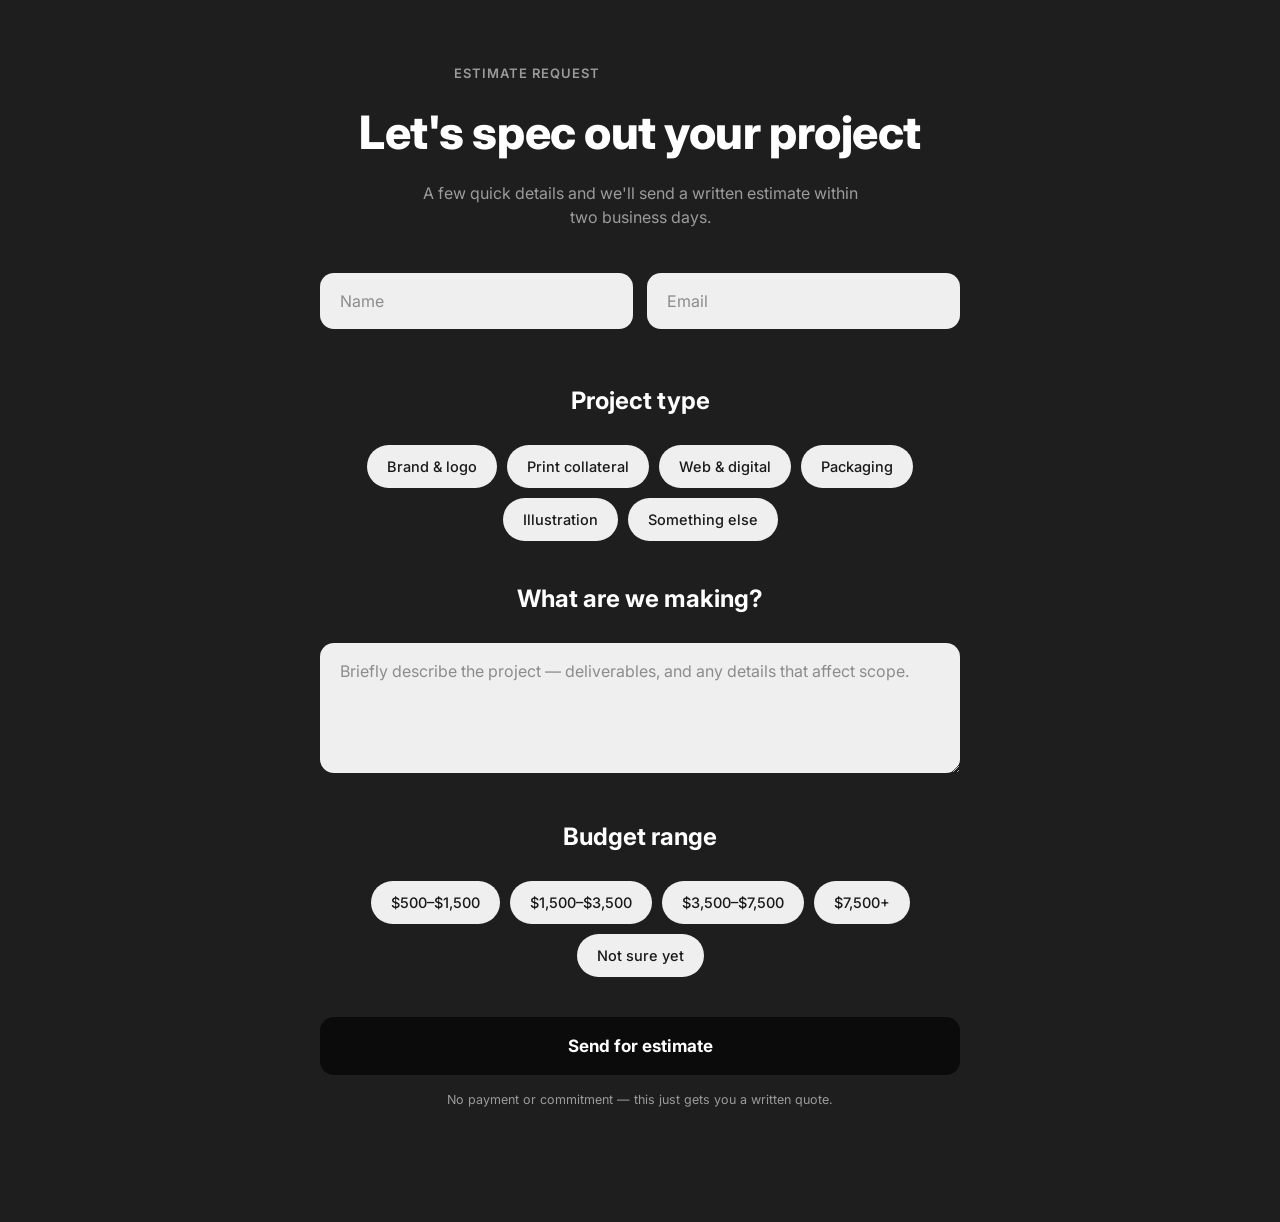
<file: index.html>
<!DOCTYPE html>
<html lang="en">
<head>
<meta charset="UTF-8">
<meta name="viewport" content="width=device-width, initial-scale=1.0">
<title>Project Estimater</title>
<link rel="stylesheet" href="styles.css">
</head>
<body>

<div class="wrap">

  <div class="intro">
    <p class="eyebrow">Estimate Request</p>
    <h1>Let's spec out your project</h1>
    <p>A few quick details and we'll send a written estimate within two business days.</p>
  </div>

  <form id="estimateForm" novalidate>

    <section class="card" data-section="contact">
      <div class="row2">
        <div class="field">
          <input type="text" id="name" name="name" placeholder="Name" autocomplete="name" required>
        </div>
        <div class="field">
          <input type="email" id="email" name="email" placeholder="Email" autocomplete="email" required>
        </div>
      </div>
    </section>

    <section class="card" data-section="type">
      <h2>Project type</h2>
      <div class="field">
        <div class="chips" id="typeChips" data-group="type" data-mode="multi">
          <button type="button" class="chip" aria-pressed="false" data-value="Brand & logo">Brand &amp; logo</button>
          <button type="button" class="chip" aria-pressed="false" data-value="Print collateral">Print collateral</button>
          <button type="button" class="chip" aria-pressed="false" data-value="Web & digital">Web &amp; digital</button>
          <button type="button" class="chip" aria-pressed="false" data-value="Packaging">Packaging</button>
          <button type="button" class="chip" aria-pressed="false" data-value="Illustration">Illustration</button>
          <button type="button" class="chip" aria-pressed="false" data-value="Something else">Something else</button>
        </div>
      </div>
    </section>

    <section class="card" data-section="scope">
      <h2>What are we making?</h2>
      <div class="field">
        <textarea id="description" name="description" required placeholder="Briefly describe the project — deliverables, and any details that affect scope."></textarea>
      </div>
    </section>

    <section class="card" data-section="logistics">
      <h2>Budget range</h2>
      <div class="field">
        <div class="chips" data-group="budget" data-mode="single">
          <button type="button" class="chip" aria-pressed="false" data-value="$500–$1,500">$500–$1,500</button>
          <button type="button" class="chip" aria-pressed="false" data-value="$1,500–$3,500">$1,500–$3,500</button>
          <button type="button" class="chip" aria-pressed="false" data-value="$3,500–$7,500">$3,500–$7,500</button>
          <button type="button" class="chip" aria-pressed="false" data-value="$7,500+">$7,500+</button>
          <button type="button" class="chip" aria-pressed="false" data-value="Not sure yet">Not sure yet</button>
        </div>
      </div>
    </section>

    <div>
      <p class="error-banner" id="errorBanner">Add your name, email, and a short project description so we know what we're quoting.</p>
      <button type="submit" id="submitBtn">Send for estimate</button>
      <p class="submit-note">No payment or commitment — this just gets you a written quote.</p>
    </div>
  </form>

  <div class="stamp-screen" id="stampScreen">
    <h2>Your spec is in.</h2>
    <p>We'll review the details and send a written estimate to your email within two business days. Thanks for the brief.</p>
  </div>

</div>

<script>
(function(){
  // ---- chip groups ----
  document.querySelectorAll('[data-group]').forEach(group=>{
    const mode = group.dataset.mode;
    group.addEventListener('click', (e)=>{
      const chip = e.target.closest('.chip');
      if(!chip) return;
      if(mode==='single'){
        group.querySelectorAll('.chip').forEach(c=>c.setAttribute('aria-pressed','false'));
        chip.setAttribute('aria-pressed','true');
      } else {
        const pressed = chip.getAttribute('aria-pressed')==='true';
        chip.setAttribute('aria-pressed', pressed ? 'false' : 'true');
      }
    });
  });

  function getGroupValue(selector, mode){
    const group = document.querySelector(selector);
    const active = [...group.querySelectorAll('.chip[aria-pressed="true"]')].map(c=>c.dataset.value);
    return mode==='single' ? (active[0]||'') : active;
  }

  // ---- submit handling ----
  const form = document.getElementById('estimateForm');
  const errorBanner = document.getElementById('errorBanner');

  form.addEventListener('submit', function(e){
    e.preventDefault();

    const name = document.getElementById('name');
    const email = document.getElementById('email');
    const description = document.getElementById('description');
    let valid = true;

    [name, email, description].forEach(f=>f.classList.remove('invalid'));

    if(!name.value.trim()){ name.classList.add('invalid'); valid=false; }
    if(!email.value.trim() || !email.value.includes('@')){ email.classList.add('invalid'); valid=false; }
    if(!description.value.trim()){ description.classList.add('invalid'); valid=false; }

    if(!valid){
      errorBanner.classList.add('show');
      form.querySelector('.invalid')?.focus();
      return;
    }
    errorBanner.classList.remove('show');

    const payload = {
      name: name.value.trim(),
      email: email.value.trim(),
      projectTypes: getGroupValue('#typeChips', 'multi'),
      description: description.value.trim(),
      budget: getGroupValue('[data-group="budget"]', 'single'),
      submittedAt: new Date().toISOString()
    };

    // ---------------------------------------------------------------
    // CONNECT THIS FORM TO YOUR INBOX:
    // This page has no backend, so submissions currently go nowhere
    // but the browser console. Pick one:
    //   1) Formspree / Basin / Getform — sign up, paste your endpoint
    //      below, and change this to a real fetch() POST.
    //   2) Netlify Forms — add a `data-netlify="true"` attribute to
    //      the <form> tag and let Netlify handle the rest.
    //   3) Your own backend — POST `payload` to your API route.
    // ---------------------------------------------------------------
    console.log('Estimate request payload:', payload);

    form.style.display = 'none';
    document.getElementById('stampScreen').classList.add('show');
  });
})();
</script>

</body>
</html>
</file>
<file: styles.css>
@import url('https://fonts.googleapis.com/css2?family=Inter:wght@400;500;600;700;800&display=swap');

:root{
  --bg:#1E1E1E;
  --card:#1E1E1E;
  --field:#EFEFEF;
  --field-text:#1A1A1A;
  --placeholder:#8C8C8C;
  --white:#FFFFFF;
  --muted:#9B9B9B;
  --black-btn:#0B0B0B;
  --error:#FF6B6B;
  --radius:14px;
}

*{box-sizing:border-box;}
html,body{margin:0;padding:0;}
body{
  background:var(--bg);
  color:var(--white);
  font-family:'Inter',sans-serif;
  line-height:1.5;
  -webkit-font-smoothing:antialiased;
  padding:64px 20px 100px;
}

.wrap{
  max-width:640px;
  margin:0 auto;
}

.intro{
  text-align:center;
  margin-bottom:44px;
}
.intro .eyebrow{
  font-size:13px;
  font-weight:600;
  letter-spacing:.08em;
  text-transform:uppercase;
  color:var(--muted);
  margin:0 0 14px;
}
.intro h1{
  font-size:clamp(34px,5vw,46px);
  font-weight:800;
  letter-spacing:-0.01em;
  margin:0 0 14px;
}
.intro p{
  color:var(--muted);
  font-size:16px;
  max-width:46ch;
  margin:0 auto;
}

section.card{
  margin-bottom:40px;
}
section.card h2{
  font-size:24px;
  font-weight:700;
  text-align:center;
  margin:0 0 26px;
}

.field{margin-bottom:14px;}
.field label{
  display:block;
  font-size:13px;
  font-weight:600;
  color:var(--muted);
  margin-bottom:8px;
  padding-left:2px;
}
.field .hint{
  font-size:12.5px;
  color:var(--muted);
  margin-top:8px;
  padding-left:2px;
}
.row2{display:grid;grid-template-columns:1fr 1fr;gap:14px;}
@media(max-width:560px){.row2{grid-template-columns:1fr;}}

input[type=text],input[type=email],input[type=tel],textarea{
  width:100%;
  font-family:'Inter',sans-serif;
  font-size:16px;
  padding:18px 20px;
  border:none;
  border-radius:var(--radius);
  background:var(--field);
  color:var(--field-text);
  transition:box-shadow .15s;
}
input::placeholder,textarea::placeholder{color:var(--placeholder);}
textarea{resize:vertical;min-height:130px;}
input:focus,textarea:focus{
  outline:none;
  box-shadow:0 0 0 3px rgba(255,255,255,.35);
}
input.invalid,textarea.invalid{box-shadow:0 0 0 2px var(--error);}

.chips{display:flex;flex-wrap:wrap;gap:10px;justify-content:center;}
.chip{
  font-family:'Inter',sans-serif;
  font-size:14.5px;
  font-weight:500;
  padding:13px 20px;
  border:none;
  border-radius:999px;
  background:var(--field);
  color:var(--field-text);
  cursor:pointer;
  user-select:none;
  transition:background .15s,color .15s,transform .1s;
}
.chip:hover{transform:translateY(-1px);}
.chip[aria-pressed="true"]{
  background:var(--black-btn);
  color:var(--white);
}

.required-mark{color:var(--error);margin-left:3px;}

button[type=submit]{
  font-family:'Inter',sans-serif;
  font-weight:700;
  font-size:17px;
  color:var(--white);
  background:var(--black-btn);
  border:none;
  padding:19px 28px;
  border-radius:var(--radius);
  cursor:pointer;
  width:100%;
  transition:background .15s,transform .1s;
}
button[type=submit]:hover{background:#000;transform:translateY(-1px);}
button[type=submit]:disabled{opacity:.5;cursor:default;}

.submit-note{
  font-size:12.5px;
  color:var(--muted);
  margin-top:16px;
  text-align:center;
}

.error-banner{
  font-size:13px;
  color:var(--error);
  margin-bottom:14px;
  text-align:center;
  display:none;
}
.error-banner.show{display:block;}

.stamp-screen{
  display:none;
  text-align:center;
  padding:60px 20px;
}
.stamp-screen.show{display:block;}
.stamp-screen h2{font-size:28px;font-weight:800;margin:0 0 12px;}
.stamp-screen p{color:var(--muted);max-width:44ch;margin:0 auto;}

.sr-only{position:absolute;width:1px;height:1px;overflow:hidden;clip:rect(0 0 0 0);}

@media (prefers-reduced-motion:reduce){
  *{transition:none !important;}
}
</file>
